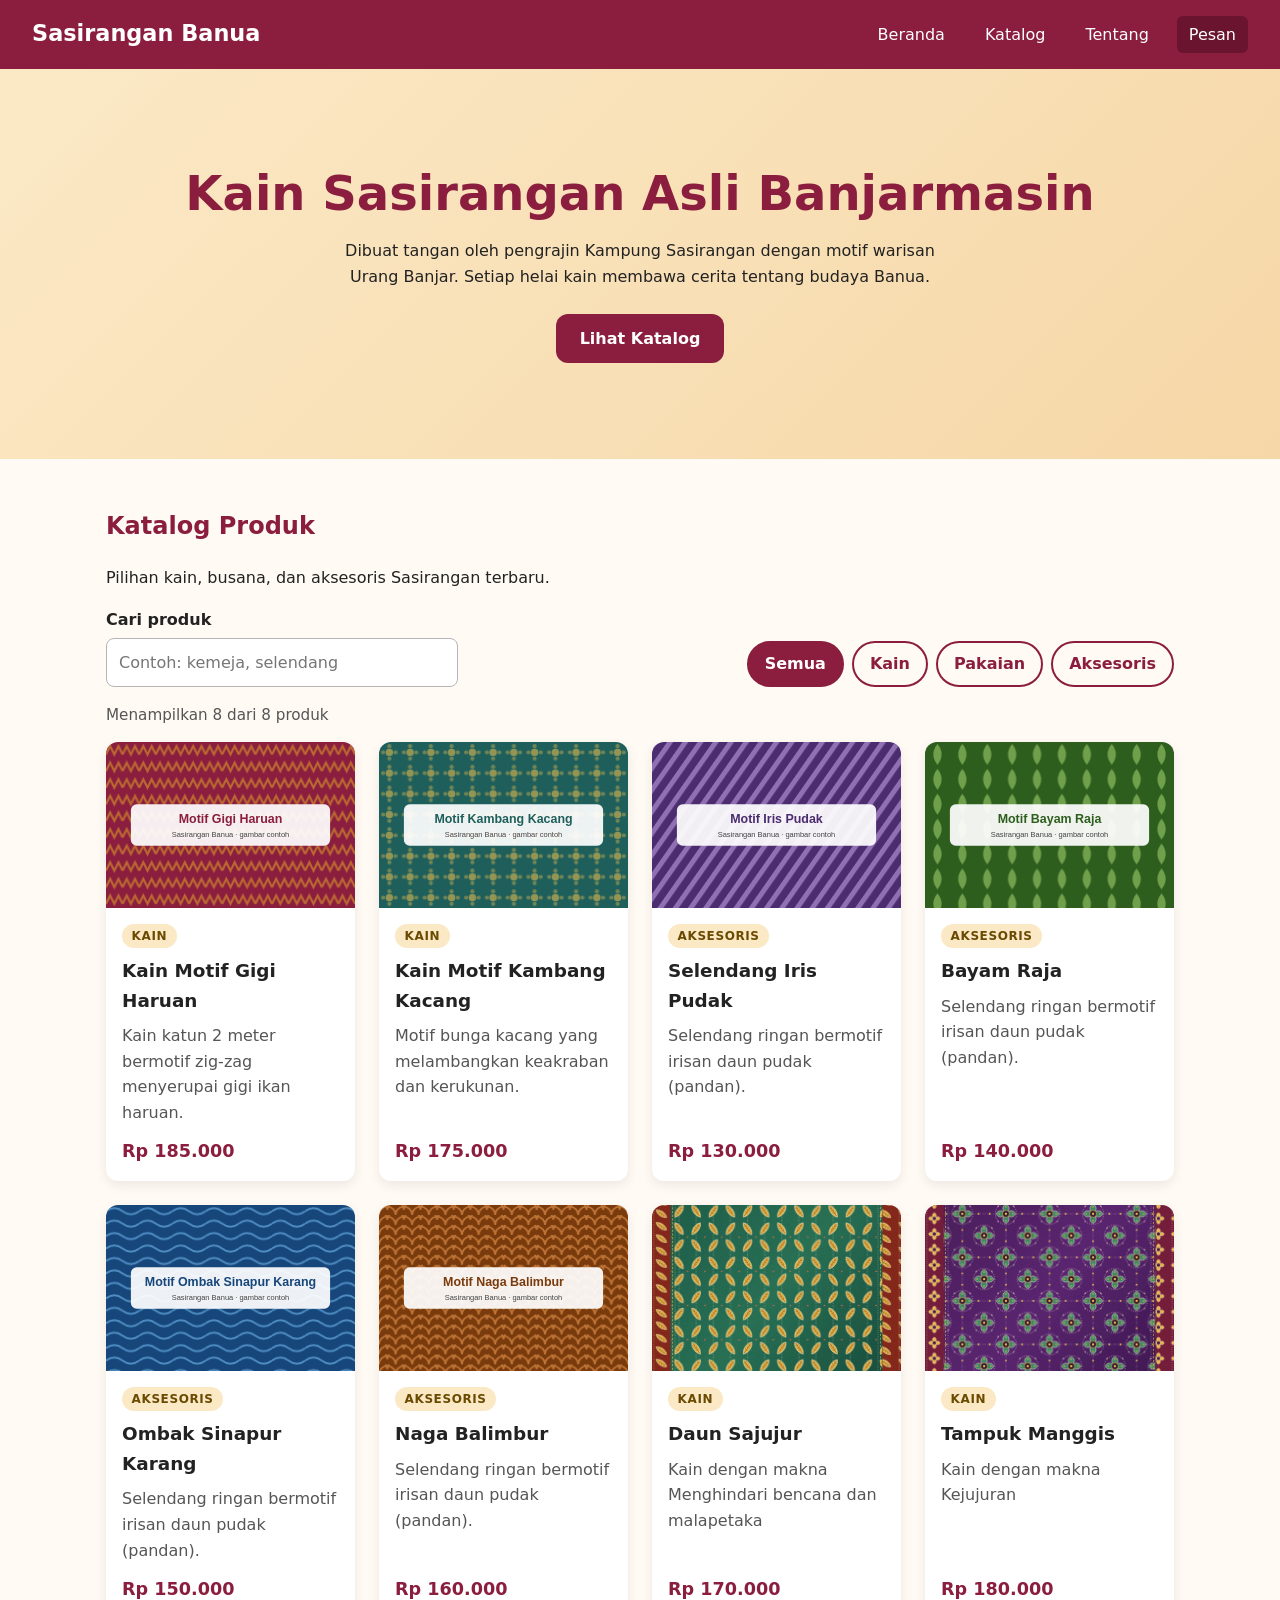
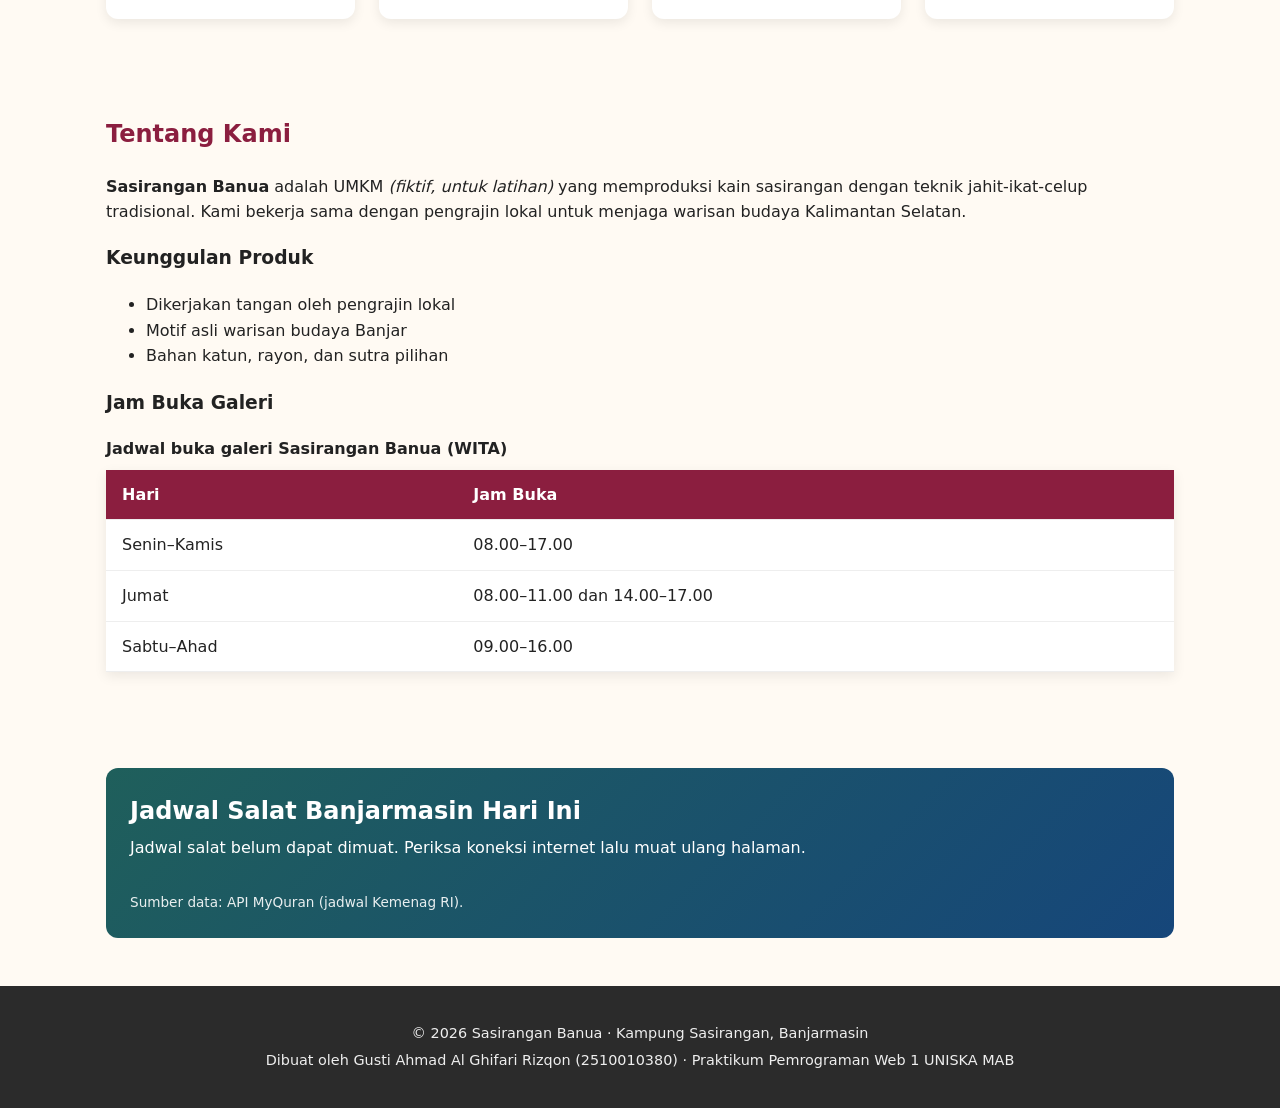
<file: index.html>
<!DOCTYPE html> 
<html lang="id">  
<head> 
<meta charset="UTF-8"> 
<meta name="viewport" content="width=device-width, initial-scale=1.0"> 
<meta name="description" content="Katalog kain dan busana Sasirangan khas Banjarmasin karya pengrajin lokal."> 
    <title>Sasirangan Banua | Kain Khas Banjar</title>
    <link rel="stylesheet" href="css/style.css">
    <script src="js/katalog.js" defer></script>
    <script src="js/jadwal-salat.js" defer></script> 
    <link rel="icon" href="img/favicon-AL.svg" type="image/svg+xml">
</head>
<body>

    <!-- ========== HEADER & NAVIGASI ========== --> 
<header class="header-situs"> 
  <p class="logo"><a href="index.html">Sasirangan Banua</a></p> 
  <nav aria-label="Navigasi utama"> 
    <ul class="menu"> 
      <li><a href="index.html">Beranda</a></li> 
      <li><a href="#katalog">Katalog</a></li> 
      <li><a href="#tentang">Tentang</a></li> 
      <li><a href="kontak.html" aria-current="page">Pesan</a></li> 
    </ul> 
  </nav> 
</header>

<main> 
      <!-- ========== HERO ========== --> 
  <section class="hero" id="beranda"> 
    <h1>Kain Sasirangan Asli Banjarmasin</h1> 
    <p>Dibuat tangan oleh pengrajin Kampung Sasirangan dengan motif warisan Urang Banjar. 
      Setiap helai kain membawa cerita tentang budaya Banua.</p> 
    <a class="tombol" href="#katalog">Lihat Katalog</a> 
  </section> 

  <!-- ========== KATALOG ========== --> 
<section class="bagian" id="katalog"> 
  <h2>Katalog Produk</h2> 
  <p>Pilihan kain, busana, dan aksesoris Sasirangan terbaru.</p> 
 
  <div class="kontrol-katalog"> 
    <div class="kolom"> 
      <label for="cari">Cari produk</label> 
      <input type="search" id="cari" placeholder="Contoh: kemeja, selendang"> 
    </div> 
    <div class="filter" role="group" aria-label="Filter kategori"> 
      <button type="button" class="tombol-filter aktif" data-kategori="semua" aria-pressed="true">Semua</button> 
      <button type="button" class="tombol-filter" data-kategori="kain" aria-pressed="false">Kain</button> 
      <button type="button" class="tombol-filter" data-kategori="pakaian" aria-pressed="false">Pakaian</button> 
      <button type="button" class="tombol-filter" data-kategori="aksesoris" aria-pressed="false">Aksesoris</button> 
    </div> 
  </div> 

<p id="info-jumlah" class="info-jumlah" aria-live="polite"></p> 
<div id="daftar-katalog" class="katalog-grid"></div> 
<noscript><p>Aktifkan JavaScript untuk melihat katalog produk.</p></noscript>  
</section> 

  <!-- ========== TENTANG ========== --> 
  <section class="bagian" id="tentang"> 
    <h2>Tentang Kami</h2> 
    <p><strong>Sasirangan Banua</strong> adalah UMKM <em>(fiktif, untuk latihan)</em> yang 
      memproduksi kain sasirangan dengan teknik jahit-ikat-celup tradisional. Kami bekerja sama 
      dengan pengrajin lokal untuk menjaga warisan budaya Kalimantan Selatan.</p> 
 
    <h3>Keunggulan Produk</h3> 
    <ul> 
      <li>Dikerjakan tangan oleh pengrajin lokal</li> 
      <li>Motif asli warisan budaya Banjar</li> 
      <li>Bahan katun, rayon, dan sutra pilihan</li> 
    </ul> 
 
    <h3>Jam Buka Galeri</h3> 
    <table> 
      <caption>Jadwal buka galeri Sasirangan Banua (WITA)</caption> 
      <thead> 
        <tr> 
          <th scope="col">Hari</th> 
          <th scope="col">Jam Buka</th> 
        </tr> 
      </thead> 
      <tbody> 
        <tr> 
          <td>Senin–Kamis</td> 
          <td>08.00–17.00</td> 
        </tr> 
        <tr> 
          <td>Jumat</td> 
          <td>08.00–11.00 dan 14.00–17.00</td> 
        </tr> 
        <tr> 
          <td>Sabtu–Ahad</td> 
          <td>09.00–16.00</td> 
        </tr> 
      </tbody> 
    </table> 
  </section>

  <!-- ========== JADWAL SALAT (data dari API) ========== --> 
  <section class="bagian" id="jadwal"> 
    <div class="jadwal-salat" id="jadwal-salat"> 
      <h2>Jadwal Salat Banjarmasin Hari Ini</h2> 
      <p class="status" aria-live="polite">Memuat jadwal salat...</p> 
      <ul class="daftar-waktu" hidden></ul> 
      <p class="sumber">Sumber data: API MyQuran (jadwal Kemenag RI).</p> 
    </div> 
  </section> 
</main>

    <!-- ========== FOOTER ========== --> 
  <footer class="footer-situs"> 
    <p>&copy; 2026 Sasirangan Banua &middot; Kampung Sasirangan, Banjarmasin</p> 
    <p>Dibuat oleh Gusti Ahmad Al Ghifari Rizqon (2510010380) &middot; Praktikum Pemrograman Web 1 UNISKA MAB</p> 
  </footer> 

</body>
</html>
</file>
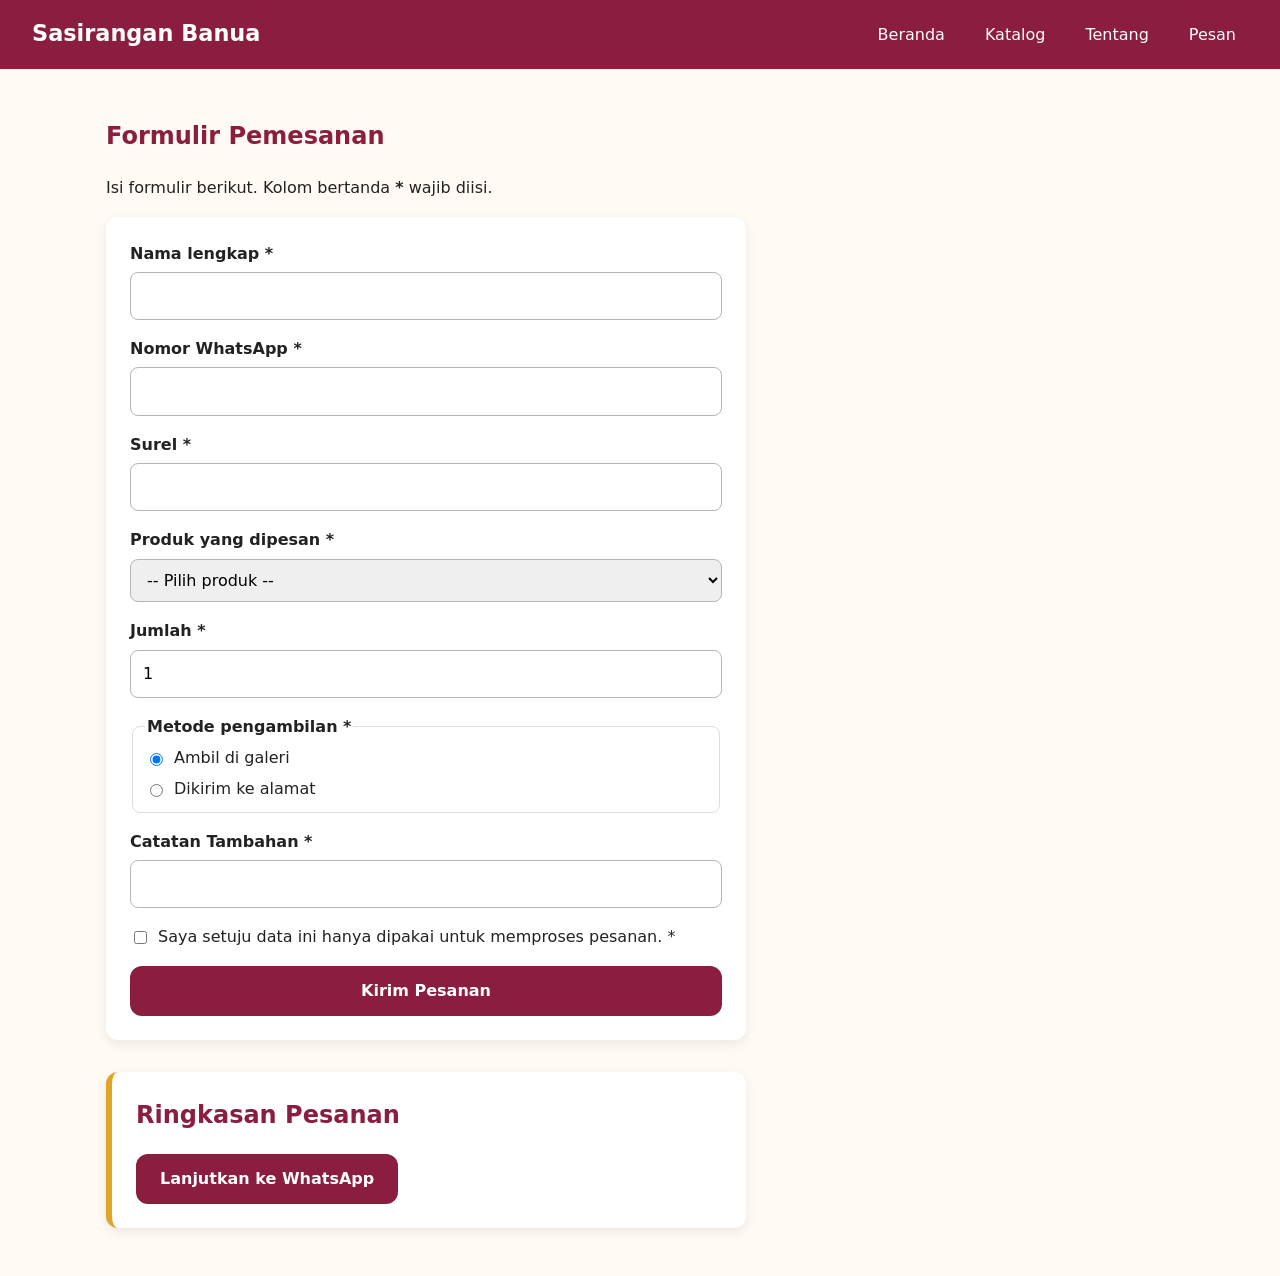
<file: kontak.html>
<!DOCTYPE html> 
<html lang="id">  
<head> 
<meta charset="UTF-8"> 
<meta name="viewport" content="width=device-width, initial-scale=1.0"> 
<meta name="description" content="Halaman Formulir Pemesanan Kain Sasirangan."> 
    <title>Pemesanan Kain Sasirangan</title>
    <link rel="stylesheet" href="css/style.css">
    <script src="js/form.js" defer></script>
    <link rel="icon" href="img/favicon-AL.svg" type="image/svg+xml">
</head>
<body>
        <!-- ========== HEADER & NAVIGASI ========== --> 
<header class="header-situs"> 
  <p class="logo"><a href="index.html">Sasirangan Banua</a></p> 
  <nav aria-label="Navigasi utama"> 
    <ul class="menu"> 
      <li><a href="index.html">Beranda</a></li> 
      <li><a href="index.html#katalog">Katalog</a></li> 
      <li><a href="#tentang">Tentang</a></li> 
      <li><a href="kontak.html">Pesan</a></li> 
    </ul> 
  </nav> 
</header>

 <main> 
   <section class="bagian" id="pesan"> 
     <h1>Formulir Pemesanan</h1> 
     <p>Isi formulir berikut. Kolom bertanda <strong>*</strong> wajib diisi.</p> 
  
     <form id="form-pesan" class="form-pesan" action="#" method="get" novalidate>
      <div class="kolom">
        <label for="nama">Nama lengkap *</label>
        <input type="text" id="nama" name="nama" required minlength="3" autocomplete="name" aria-describedby="error-nama">
        <p class="pesan-error" id="error-nama"></p>
      </div>

      <div class="kolom">
        <label for="wa">Nomor WhatsApp *</label>
        <input type="tel" id="wa" name="wa" required inputmode="numeric" autocomplete="tel" aria-describedby="error-wa">
        <p class="pesan-error" id="error-wa"></p>
      </div>

      <div class="kolom">
        <label for="email">Surel *</label>
        <input type="email" id="email" name="email" required autocomplete="email" aria-describedby="error-email">
        <p class="pesan-error" id="error-email"></p> 
      </div> 
  
       <div class="kolom"> 
         <label for="produk">Produk yang dipesan *</label> 
         <select id="produk" name="produk" required aria-describedby="error-produk">
           <option value="">-- Pilih produk --</option> 
           <option>Kain Motif Gigi Haruan</option> 
           <option>Kain Motif Kambang Kacang</option> 
           <option>Selendang Iris Pudak</option> 
           <option>Bayam Raja</option>
           <option>Ombak Sinapur Karang</option>
           <option>Naga Balimbur</option>
           <option>Daun Sajujur</option>
           <option>Tampuk Manggis</option>
         </select>
         <p class="pesan-error" id="error-produk"></p>
       </div>
  
      <div class="kolom"> 
        <label for="jumlah">Jumlah *</label> 
        <input type="number" id="jumlah" name="jumlah" required min="1" max="50" step="1" value="1" aria-describedby="error-jumlah">
        <p class="pesan-error" id="error-jumlah"></p> 
      </div> 
  
       <fieldset> 
         <legend>Metode pengambilan *</legend> 
         <label><input type="radio" name="pengambilan" value="Ambil di galeri" checked> Ambil di galeri</label> 
         <label><input type="radio" name="pengambilan" value="Dikirim ke alamat"> Dikirim ke alamat</label> 
       </fieldset> 
  
      <div class="kolom"> 
        <label for="catatan">Catatan Tambahan *</label> 
        <input type="text" id="catatan" name="catatan" required minlength="3" autocomplete="off" aria-describedby="error-catatan">
        <p class="pesan-error" id="error-catatan"></p> 
      </div> 
  
      <div class="kolom"> 
        <label class="cek"> 
          <input type="checkbox" id="setuju" name="setuju" required aria-describedby="error-setuju">Saya setuju data ini hanya dipakai untuk memproses pesanan. * 
        </label> 
        <p class="pesan-error" id="error-setuju"></p> 
      </div> 
  
       <button type="submit" class="tombol">Kirim Pesanan</button>
        
     </form> 

      <!-- Muncul setelah formulir valid --> 
      <div id="hasil-pesan" class="hasil-pesan"> 
        <h2>Ringkasan Pesanan</h2> 
        <pre id="ringkasan"></pre> 
        <a id="tautan-wa" class="tombol" href="#" target="_blank" rel="noopener">Lanjutkan ke WhatsApp</a> 
      </div>

   </section> 
 </main> 
</body>
</file>
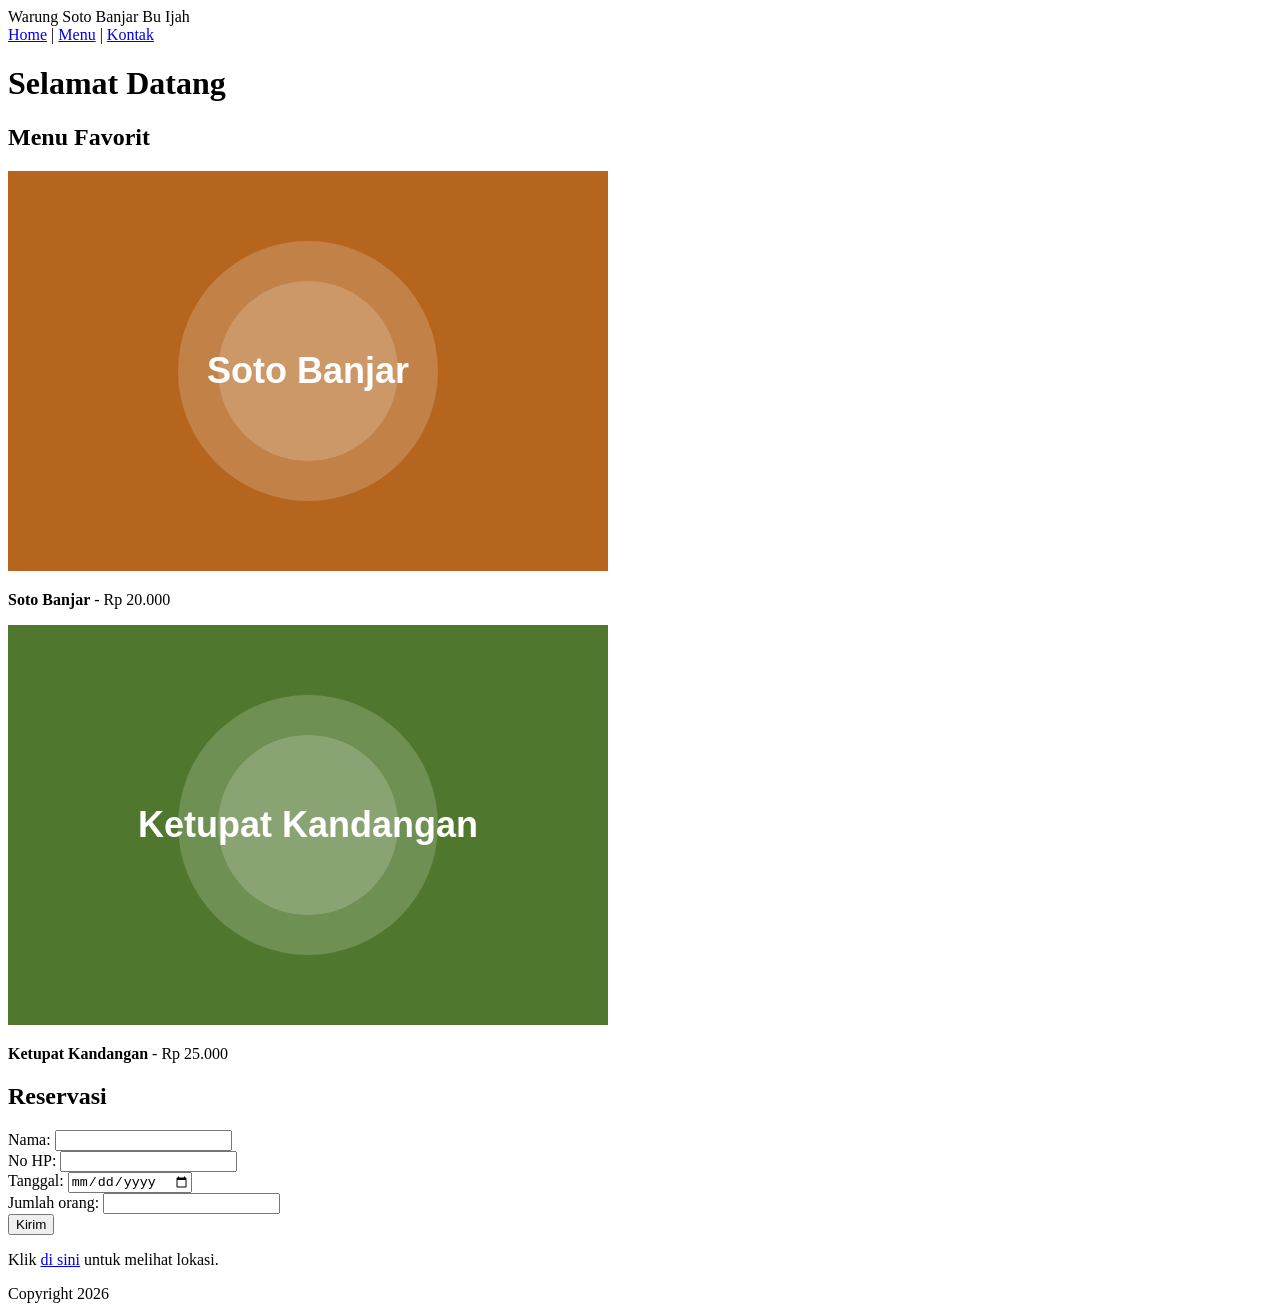
<file: bedah-kode-ai/modul-1-perbaikan.html>
<!DOCTYPE html>
<html lang="id">
<head>
    <meta charset="UTF-8">
    <meta name="viewport" content="width=device-width, initial-scale=1.0">
    <title>Warung Soto</title>
</head>
<body>
    <header class="header">
        <div class="judul">Warung Soto Banjar Bu Ijah</div>
        <nav class="menu">
            <a href="#">Home</a> | <a href="#">Menu</a> | <a href="#">Kontak</a>
        </nav>
    </header>

    <main class="konten">
        <h1>Selamat Datang</h1>

        <section>
            <h2>Menu Favorit</h2>
            <div>
                <img src="img/soto-banjar.svg" alt="Semangkuk soto banjar">
                <p><strong>Soto Banjar</strong> - Rp 20.000</p>
            </div>
            <div>
                <img src="img/ketupat-kandangan.svg" alt="Ketupat Kandangan">
                <p><strong>Ketupat Kandangan</strong> - Rp 25.000</p>
            </div>
        </section>

        <section>
            <h2>Reservasi</h2>
            <form action="#" method="post">
                <div>
                    <label for="nama">Nama:</label>
                    <input type="text" id="nama" name="nama" required>
                </div>
                <div>
                    <label for="hp">No HP:</label>
                    <input type="tel" id="hp" name="hp" required>
                </div>
                <div>
                    <label for="tanggal">Tanggal:</label>
                    <input type="date" id="tanggal" name="tanggal" required>
                </div>
                <div>
                    <label for="jumlah">Jumlah orang:</label>
                    <input type="number" id="jumlah" name="jumlah" min="1" required>
                </div>
                <input type="submit" value="Kirim">
            </form>
        </section>

        <p>Klik <a href="https://maps.google.com">di sini</a> untuk melihat lokasi.</p>
    </main>

    <footer class="footer">Copyright 2026</footer>
</body>
</html>
</file>
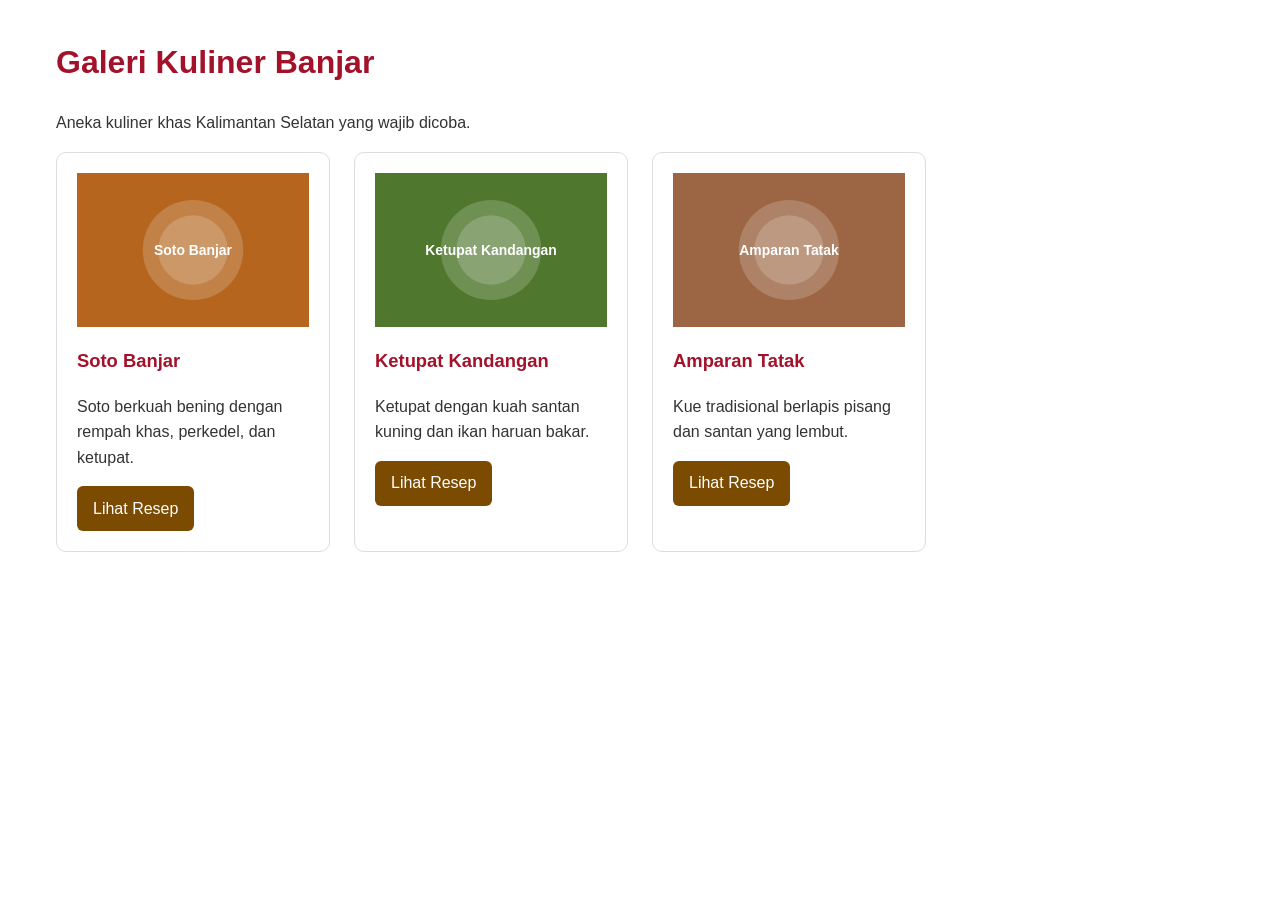
<file: bedah-kode-ai/modul-2-galeri.html>
<!DOCTYPE html>
<html lang="id">
<head>
  <meta charset="UTF-8">
  <meta name="viewport" content="width=device-width, initial-scale=1.0">
  <title>Galeri Kuliner Banjar</title>
  <link rel="stylesheet" href="modul-2-galeri.css">
</head>
<body>
  <main class="container">
    <h1 id="judul-utama">Galeri Kuliner Banjar</h1>
    <p>Aneka kuliner khas Kalimantan Selatan yang wajib dicoba.</p>

    <div class="galeri">
      <article class="kartu">
        <img src="img/soto-banjar.svg" alt="Semangkuk soto banjar">
        <h3>Soto Banjar</h3>
        <p>Soto berkuah bening dengan rempah khas, perkedel, dan ketupat.</p>
        <a href="#" class="tombol">Lihat Resep</a>
      </article>

      <article class="kartu">
        <img src="img/ketupat-kandangan.svg" alt="Ketupat kandangan dengan kuah santan">
        <h3>Ketupat Kandangan</h3>
        <p>Ketupat dengan kuah santan kuning dan ikan haruan bakar.</p>
        <a href="#" class="tombol">Lihat Resep</a>
      </article>

      <article class="kartu">
        <img src="img/amparan-tatak.svg" alt="Potongan kue amparan tatak">
        <h3>Amparan Tatak</h3>
        <p>Kue tradisional berlapis pisang dan santan yang lembut.</p>
        <a href="#" class="tombol">Lihat Resep</a>
      </article>
    </div>
  </main>
</body>
</html>
</file>
<file: css/style.css>
/* ========================================================= 
    Sasirangan Banua — style.css 
    Pendekatan: mobile-first (gaya dasar untuk HP, lalu 
    disesuaikan untuk layar lebar dengan media query) 
    ========================================================= */ 
  
 /* ---------- 1. Variabel (custom properties) ---------- */ 
 :root { 
   --warna-utama: #8b1e3f;        /* merah marun sasirangan */ 
   --warna-utama-gelap: #6a142f; 
   --warna-aksen: #e0a526;        /* kuning kunyit */ 
   --warna-krem: #fbe9c6; 
   --warna-teks: #222222; 
   --warna-teks-lembut: #555555; 
   --warna-latar: #fffaf3; 
   --warna-kartu: #ffffff; 
   --radius: 12px; 
   --bayangan: 0 4px 12px rgba(0, 0, 0, 0.08); 
   --lebar-maks: 1100px; 
 } 
  
 /* ---------- 2. Reset ringan & dasar ---------- */ 
 *, 
 *::before, 
 *::after { 
   box-sizing: border-box; 
 } 
  
 html { 
   scroll-behavior: smooth; 
   scroll-padding-top: 7rem;      /* agar judul tidak tertutup header sticky */ 
 } 
  
 body { 
   margin: 0; 
   font-family: "Segoe UI", system-ui, -apple-system, Roboto, Arial, sans-serif; 
   font-size: 1rem; 
   line-height: 1.6; 
   color: var(--warna-teks); 
   background-color: var(--warna-latar); 
 } 
  
 img { 
   display: block; 
   max-width: 100%; 
   height: auto;
 } 
  
 a { 
   color: var(--warna-utama); 
 } 
  
 /* Penanda fokus untuk pengguna keyboard — JANGAN dihapus */ 
 a:focus-visible, 
 button:focus-visible, 
 input:focus-visible, 
 select:focus-visible, 
 textarea:focus-visible { 
   outline: 3px solid var(--warna-utama-gelap); 
   outline-offset: 2px; 
 } 
 /* ---------- 3. Header & navigasi (Flexbox) ---------- */ 
.header-situs { 
  position: sticky; 
  top: 0; 
  z-index: 10; 
  display: flex; 
  flex-direction: column;      /* HP: logo di atas menu */ 
  align-items: center; 
  gap: 0.5rem; 
  padding: 1rem; 
  background-color: var(--warna-utama); 
  color: #ffffff; 
} 
 
.logo { 
  margin: 0; 
  font-size: 1.4rem; 
  font-weight: 700; 
} 
 
.logo a { 
  color: inherit; 
  text-decoration: none; 
} 
 
.menu { 
  display: flex; 
  flex-wrap: wrap; 
  justify-content: center; 
  gap: 0.25rem 1rem; 
  margin: 0; 
  padding: 0; 
  list-style: none; 
} 
 
.menu a { 
  display: block; 
  padding: 0.35rem 0.75rem; 
  border-radius: 6px; 
  color: #ffffff; 
  text-decoration: none; 
} 
 
.menu a:hover, 
.menu a[aria-current="page"] { 
  background-color: var(--warna-utama-gelap); 
} 
 
.header-situs a:focus-visible { 
  outline-color: #ffffff;        /* fokus putih agar terlihat di latar header yang gelap */ 
} 
/* ---------- 4. Hero ---------- */ 
.hero { 
  padding: 4rem 1rem; 
  text-align: center; 
  background: linear-gradient(135deg, var(--warna-krem), #f6d7a7); 
} 
 
.hero h1 { 
  margin: 0 0 1rem; 
  font-size: clamp(1.8rem, 5vw, 3rem); 
  line-height: 1.2; 
  color: var(--warna-utama); 
} 
 
.hero p { 
  max-width: 40rem; 
  margin: 0 auto 1.5rem; 
} 
 
/* ---------- 5. Tombol ---------- */ 
.tombol { 
  display: inline-block; 
  padding: 0.75rem 1.5rem; 
  border: none; 
  border-radius: var(--radius); 
  background-color: var(--warna-utama); 
  color: #ffffff; 
  font: inherit; 
  font-weight: 600; 
  text-decoration: none; 
  cursor: pointer; 
  transition: background-color 0.2s ease, transform 0.2s ease; 
} 
 
.tombol:hover { 
  background-color: var(--warna-utama-gelap); 
  transform: translateY(-2px); 
}
 /* ---------- 6. Bagian (section) umum ---------- */ 
 .bagian { 
   max-width: var(--lebar-maks); 
   margin-inline: auto; 
   padding: 3rem 1rem; 
 } 
  
 .bagian h1, 
 .bagian h2 { 
   margin-top: 0; 
   color: var(--warna-utama); 
 } 
  
 /* ---------- 7. Katalog (CSS Grid) ---------- */ 
 .katalog-grid { 
   display: grid; 
   grid-template-columns: repeat(auto-fill, minmax(240px, 1fr)); 
   gap: 1.5rem; 
 } 
  
 .kartu { 
   display: flex; 
   flex-direction: column; 
   overflow: hidden; 
   border-radius: var(--radius); 
   background-color: var(--warna-kartu); 
   box-shadow: var(--bayangan); 
   transition: transform 0.2s ease; 
 } 
  
 .kartu:hover { 
   transform: translateY(-4px); 
 } 
  
 .kartu img { 
   width: 100%; 
   aspect-ratio: 3 / 2; 
   object-fit: cover; 
 } 
  
 .kartu-isi { 
   display: flex; 
   flex-direction: column; 
   flex-grow: 1;                  /* isi kartu mengisi sisa tinggi */ 
   padding: 1rem; 
 } 
  
 .kartu h3 { 
   margin: 0 0 0.5rem; 
   font-size: 1.15rem; 
 } 
  
 .kartu p { 
   margin: 0 0 0.75rem; 
   color: var(--warna-teks-lembut); 
 } 
  
 .kartu .harga { 
   margin-top: auto;              /* harga selalu di bagian bawah kartu */ 
   margin-bottom: 0; 
   font-size: 1.1rem; 
   font-weight: 700; 
   color: var(--warna-utama); 
 }
 /* ---------- 8. Tabel ---------- */ 
table { 
  width: 100%; 
  border-collapse: collapse; 
  background-color: var(--warna-kartu); 
  box-shadow: var(--bayangan); 
} 
 
caption { 
  margin-bottom: 0.5rem; 
  font-weight: 600; 
  text-align: left; 
} 
 
th, 
td { 
  padding: 0.75rem 1rem; 
  border-bottom: 1px solid #eeeeee; 
  text-align: left; 
} 
 
thead th { 
  background-color: var(--warna-utama); 
  color: #ffffff; 
}
/* ---------- 9. Formulir ---------- */ 
.form-pesan { 
  display: grid; 
  gap: 1rem; 
  max-width: 40rem; 
  padding: 1.5rem; 
  border-radius: var(--radius); 
  background-color: var(--warna-kartu); 
  box-shadow: var(--bayangan); 
} 
.kolom { 
  display: flex; 
  flex-direction: column; 
  gap: 0.35rem; 
} 
 
label, 
legend { 
  font-weight: 600; 
} 
 
input, 
select, 
textarea { 
  width: 100%; 
  padding: 0.65rem 0.75rem; 
  border: 1px solid #b5b5b5; 
  border-radius: 8px; 
  font: inherit; 
} 
 
fieldset { 
  display: flex; 
  flex-direction: column; 
  gap: 0.35rem; 
  border: 1px solid #dddddd; 
  border-radius: 8px; 
} 
 
fieldset label, 
.cek { 
  display: flex; 
  align-items: center; 
  gap: 0.5rem; 
  font-weight: 400; 
} 
 
input[type="radio"], 
input[type="checkbox"] { 
  width: auto; 
}
/* ---------- 10. Footer ---------- */ 
.footer-situs { 
  padding: 2rem 1rem; 
  background-color: #2b2b2b; 
  color: #eeeeee; 
  font-size: 0.9rem; 
  text-align: center; 
} 
 
.footer-situs p { 
  margin: 0.25rem 0; 
} 
/* ---------- 11. Responsif: tablet & desktop ---------- */ 
@media (min-width: 768px) { 
  .header-situs { 
    flex-direction: row;          /* logo kiri, menu kanan */ 
    justify-content: space-between; 
    padding-inline: 2rem; 
  } 
 
  .hero { 
    padding: 6rem 2rem; 
  } 
} 

 /* ---------- 12. Komponen interaktif (Modul 3) ---------- */ 
 .kontrol-katalog { 
   display: flex; 
   flex-direction: column; 
   gap: 1rem; 
   margin-bottom: 1rem; 
 } 
  
 .filter { 
   display: flex; 
   flex-wrap: wrap; 
   gap: 0.5rem; 
 } 
  
 .tombol-filter { 
   padding: 0.5rem 1rem; 
   border: 2px solid var(--warna-utama); 
   border-radius: 999px; 
   background-color: transparent; 
   color: var(--warna-utama); 
   font: inherit; 
   font-weight: 600; 
   cursor: pointer; 
 } 
  
 .tombol-filter:hover, 
 .tombol-filter.aktif { 
   background-color: var(--warna-utama); 
   color: #ffffff; 
 } 
  
 .info-jumlah { 
   color: var(--warna-teks-lembut); 
   font-size: 0.95rem; 
 } 
  
 .label-kategori { 
   align-self: flex-start; 
   margin-bottom: 0.5rem; 
   padding: 0.15rem 0.6rem; 
   border-radius: 999px; 
   background-color: var(--warna-krem); 
   color: #6a4a00; 
   font-size: 0.75rem; 
   font-weight: 700; 
   letter-spacing: 0.05em; 
   text-transform: uppercase; 
 } 
  
 .pesan-error { 
   margin: 0; 
   color: #b00020; 
   font-size: 0.9rem; 
 } 
  
 .pesan-error:empty { 
   display: none;                 /* sembunyikan jika belum ada pesan */ 
 } 
  
 [aria-invalid="true"] { 
   border-color: #b00020; 
   background-color: #fff5f6; 
 } 
  
 .hasil-pesan { 
   max-width: 40rem; 
   margin-top: 2rem; 
   padding: 1.5rem; 
   border-left: 6px solid var(--warna-aksen); 
   border-radius: var(--radius); 
   background-color: var(--warna-kartu); 
   box-shadow: var(--bayangan); 
 } 
  
 .hasil-pesan h2 { 
   margin-top: 0; 
 } 
  
 .hasil-pesan pre { 
   white-space: pre-wrap; 
   font-family: inherit; 
 } 
  
 @media (min-width: 768px) { 
   .kontrol-katalog { 
     flex-direction: row; 
     align-items: flex-end; 
     justify-content: space-between; 
   } 
  
   .kontrol-katalog .kolom { 
     flex: 1; 
     max-width: 22rem; 
   } 
 } 
 
/* Hormati pengguna yang tidak ingin banyak animasi */ 
@media (prefers-reduced-motion: reduce) { 
  html { 
    scroll-behavior: auto; 
  } 
 
  * { 
    transition: none !important; 
  } 
}

/* ---------- 13. Widget jadwal salat (Modul 4) ---------- */ 
.jadwal-salat { 
  padding: 1.5rem; 
  border-radius: var(--radius); 
  background: linear-gradient(135deg, #1f5f5b, #16467a); 
  color: #ffffff; 
} 
 
.jadwal-salat h2 { 
  margin: 0 0 0.25rem; 
  color: #ffffff; 
} 
 
.jadwal-salat .status { 
  margin: 0 0 1rem; 
} 
 
.daftar-waktu { 
  display: grid; 
  grid-template-columns: repeat(auto-fit, minmax(110px, 1fr)); 
  gap: 0.75rem; 
  margin: 0; 
  padding: 0; 
  list-style: none; 
} 
 
.daftar-waktu li { 
  display: flex; 
  flex-direction: column; 
  align-items: center; 
  padding: 0.75rem; 
  border-radius: 10px; 
  background-color: rgba(255, 255, 255, 0.15); 
} 
 
.daftar-waktu strong { 
  font-size: 1.4rem; 
} 
 
.jadwal-salat .sumber { 
  margin: 1rem 0 0; 
  font-size: 0.85rem; 
  opacity: 0.9; 
}
</file>
<file: bedah-kode-ai/modul-2-galeri.css>
/* Versi perbaikan — Bedah Kode AI Modul 2 */
:root {
 --warna-judul: #a3122b;
 /* merah gelap, kontras ±7,8:1 dengan putih */
 --warna-teks: #333333;
 /* kontras ±12,6:1 */
 --warna-tombol: #7a4b00;
 /* cokelat gelap; teks putih kontras ±7,4:1 */
--warna-fokus: #1d4ed8;
/* biru tua, kontras ±6,7:1 dengan putih */
}

*,
*::before,
*::after {
 box-sizing: border-box;
 /* lebar sudah termasuk padding & border */
}

body {
 margin: 0;
 font-family: Arial, Helvetica, sans-serif;
 /* selalu beri cadangan */
 font-size: 1rem;
 /* 16px, mudah dibaca */
 line-height: 1.6;
 color: var(--warna-teks);
}

.container {
 width: 100%;
 max-width: 1200px;
 /* tidak lebih lebar dari 1200px, tapi bisa menyusut */
 margin: 0 auto;
 padding: 1rem;
}

#judul-utama,
.kartu h3 {
 color: var(--warna-judul);
 /* tanpa !important */
}

.galeri {
 display: grid;
 grid-template-columns: repeat(auto-fill, minmax(260px, 1fr));
 gap: 1.5rem;
}

.kartu {
 padding: 1.25rem;
 border: 1px solid #dddddd;
 border-radius: 10px;
}

.kartu img {
 display: block;
 width: 100%;
 /* mengikuti lebar kartu */
 height: auto;
 aspect-ratio: 3 / 2;
 object-fit: cover;
 /* tidak gepeng */
}

.kartu h3 {
 font-size: 1.15rem;
}

.tombol {
 display: inline-block;
 padding: 0.6rem 1rem;
 border-radius: 6px;
 background-color: var(--warna-tombol);
 color: #ffffff;
 text-decoration: none;
}

/* Fokus keyboard tetap terlihat */
a:focus-visible {
 outline: 3px solid var(--warna-fokus);
 outline-offset: 2px;
}
</file>
